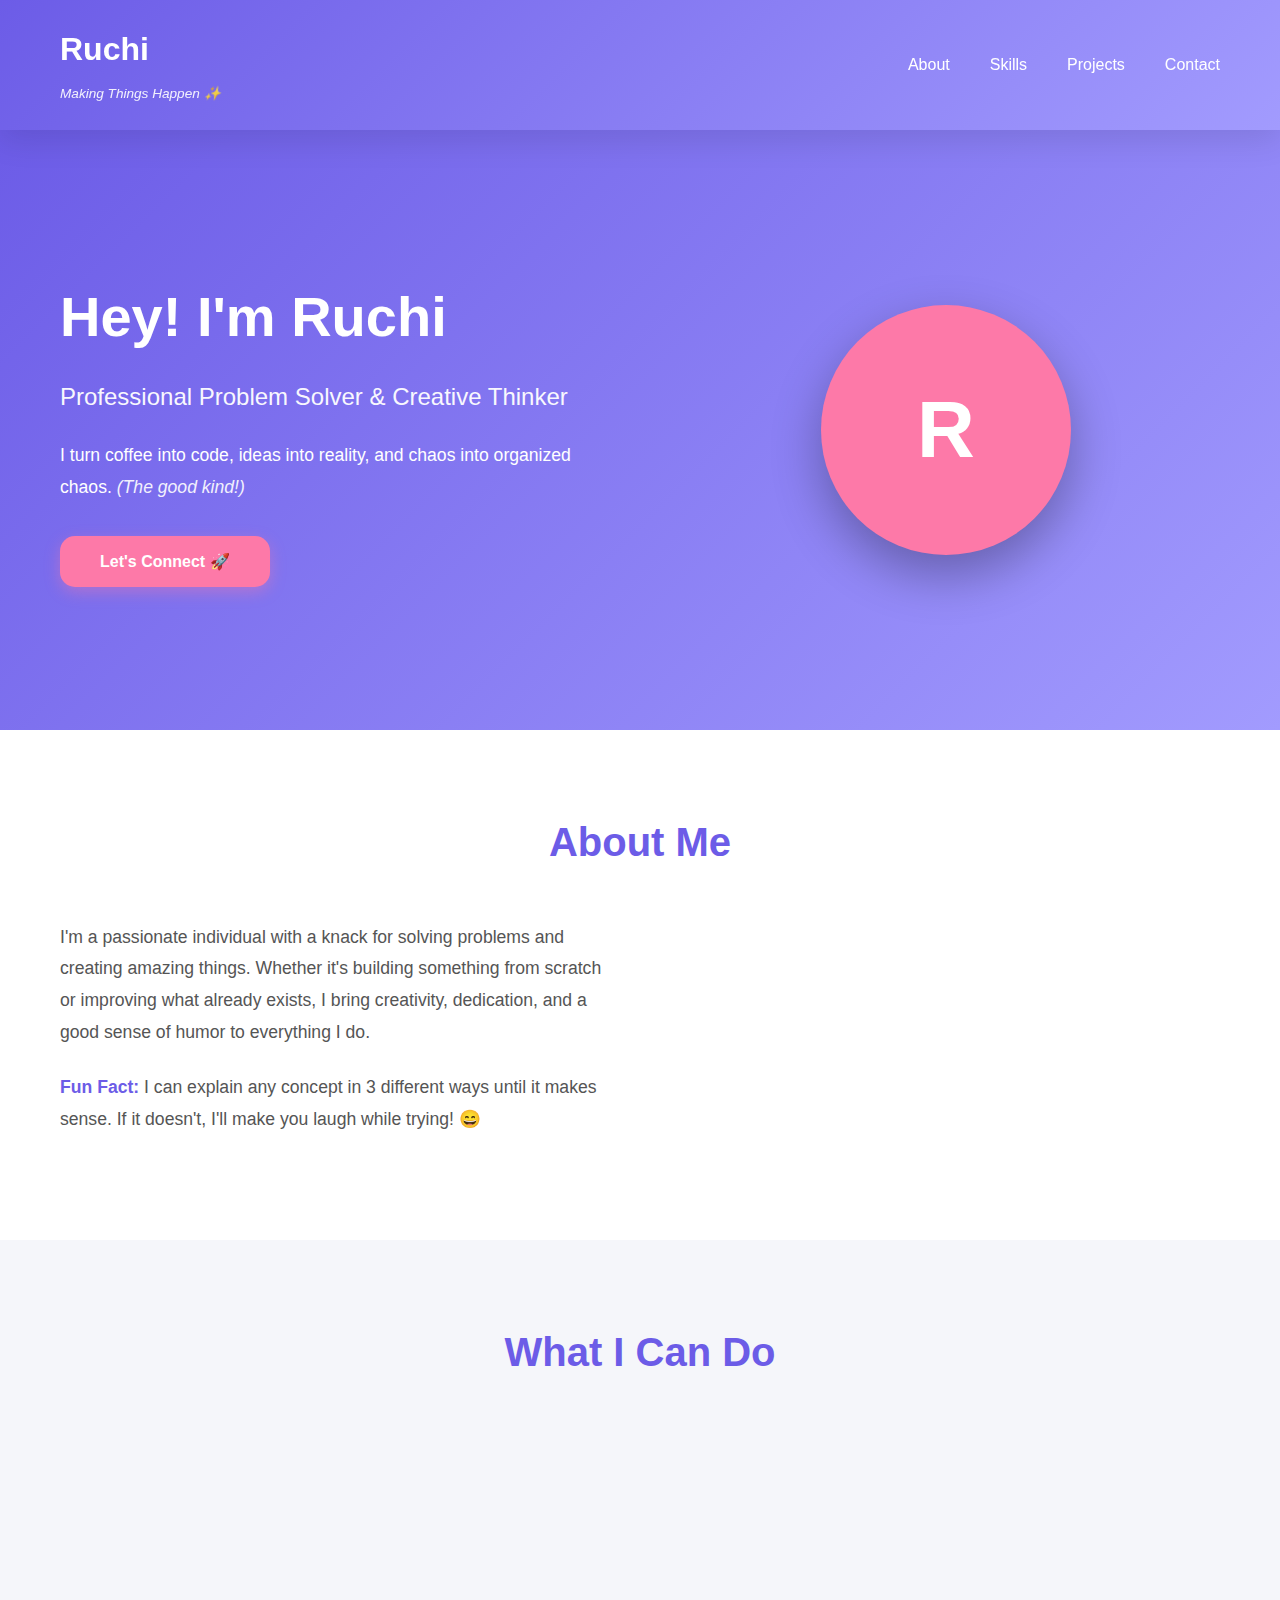
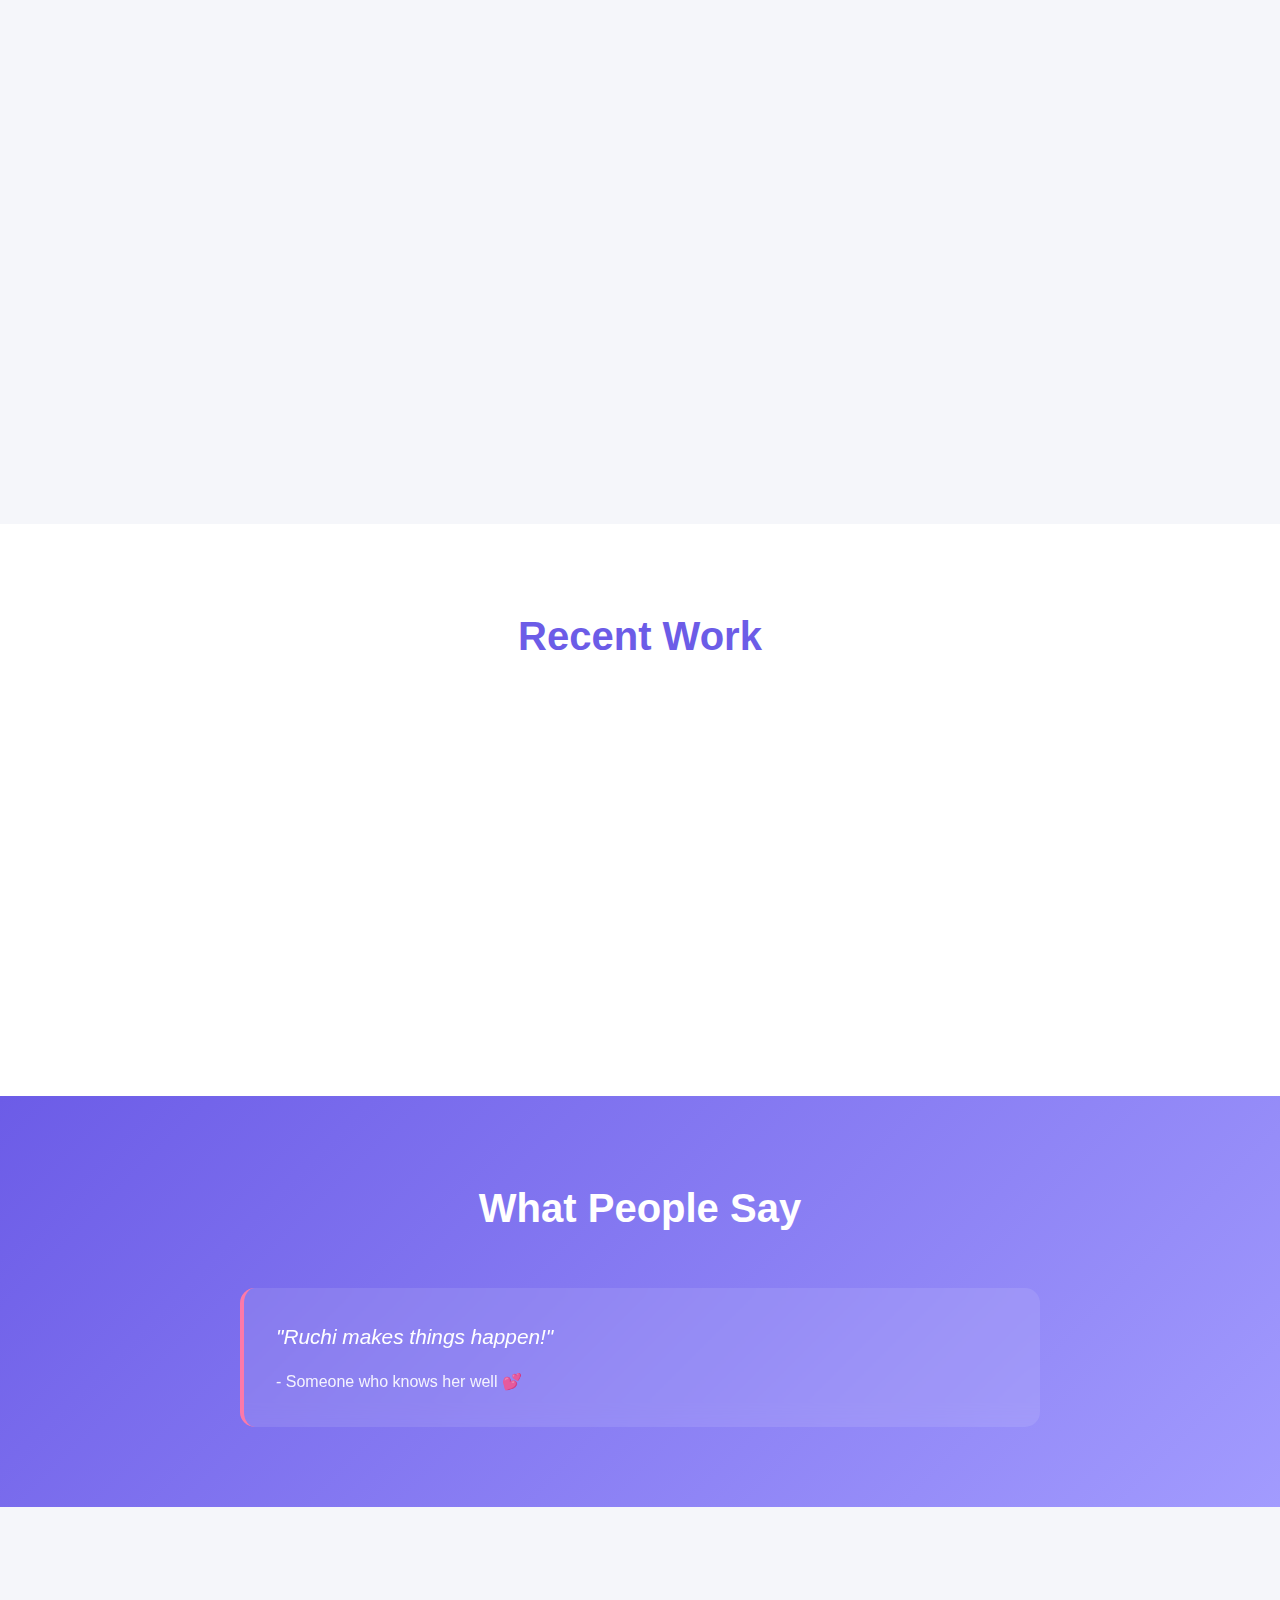
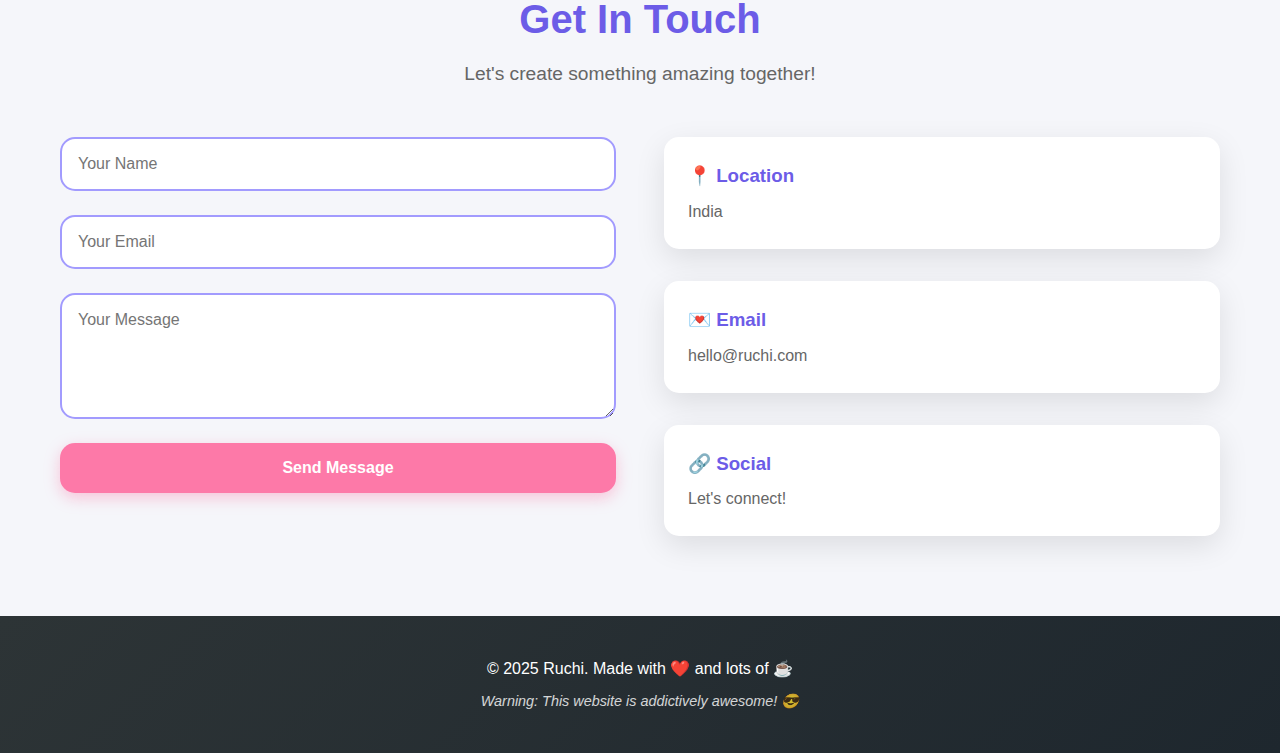
<file: index.html>
<!DOCTYPE html>
<html lang="en">
<head>
    <meta charset="UTF-8">
    <meta name="viewport" content="width=device-width, initial-scale=1.0">
    <title>Ruchi - The Creative Force</title>
    <link rel="stylesheet" href="styles.css">
</head>
<body>
    <!-- Navigation -->
    <nav class="navbar">
        <div class="container">
            <div class="logo">
                <h1>Ruchi</h1>
                <span class="tagline">Making Things Happen ✨</span>
            </div>
            <ul class="nav-links">
                <li><a href="#about">About</a></li>
                <li><a href="#skills">Skills</a></li>
                <li><a href="#projects">Projects</a></li>
                <li><a href="#contact">Contact</a></li>
            </ul>
        </div>
    </nav>

    <!-- Hero Section -->
    <section class="hero">
        <div class="container hero-content">
            <div class="hero-text">
                <h2>Hey! I'm Ruchi</h2>
                <p class="hero-subtitle">Professional Problem Solver & Creative Thinker</p>
                <p class="hero-description">
                    I turn coffee into code, ideas into reality, and chaos into organized chaos. 
                    <span class="joke">(The good kind!)</span>
                </p>
                <button class="cta-button" onclick="document.querySelector('#contact').scrollIntoView({behavior: 'smooth'})">
                    Let's Connect 🚀
                </button>
            </div>
            <div class="hero-image">
                <div class="avatar">R</div>
            </div>
        </div>
    </section>

    <!-- About Section -->
    <section id="about" class="about">
        <div class="container">
            <h2>About Me</h2>
            <div class="about-content">
                <div class="about-text">
                    <p>
                        I'm a passionate individual with a knack for solving problems and creating amazing things. 
                        Whether it's building something from scratch or improving what already exists, I bring creativity, 
                        dedication, and a good sense of humor to everything I do.
                    </p>
                    <p>
                        <strong>Fun Fact:</strong> I can explain any concept in 3 different ways until it makes sense. 
                        If it doesn't, I'll make you laugh while trying! 😄
                    </p>
                </div>
                <div class="fun-stats">
                    <div class="stat">
                        <h3>∞</h3>
                        <p>Ideas Generated</p>
                    </div>
                    <div class="stat">
                        <h3>100%</h3>
                        <p>Effort Always</p>
                    </div>
                    <div class="stat">
                        <h3>24/7</h3>
                        <p>Coffee Intake</p>
                    </div>
                </div>
            </div>
        </div>
    </section>

    <!-- Skills Section -->
    <section id="skills" class="skills">
        <div class="container">
            <h2>What I Can Do</h2>
            <div class="skills-grid">
                <div class="skill-card">
                    <div class="skill-icon">💡</div>
                    <h3>Creative Thinking</h3>
                    <p>Always thinking outside the box and bringing fresh perspectives to challenges</p>
                </div>
                <div class="skill-card">
                    <div class="skill-icon">🎯</div>
                    <h3>Problem Solving</h3>
                    <p>Breaking down complex issues and finding elegant solutions</p>
                </div>
                <div class="skill-card">
                    <div class="skill-icon">🤝</div>
                    <h3>Collaboration</h3>
                    <p>Working effectively with teams and bringing out the best in everyone</p>
                </div>
                <div class="skill-card">
                    <div class="skill-icon">⚡</div>
                    <h3>Fast Learner</h3>
                    <p>Quick to adapt and master new skills whenever needed</p>
                </div>
                <div class="skill-card">
                    <div class="skill-icon">📊</div>
                    <h3>Communication</h3>
                    <p>Explaining complex concepts in simple, understandable terms</p>
                </div>
                <div class="skill-card">
                    <div class="skill-icon">🎨</div>
                    <h3>Attention to Detail</h3>
                    <p>Making sure every detail is perfect and polished</p>
                </div>
            </div>
        </div>
    </section>

    <!-- Projects Section -->
    <section id="projects" class="projects">
        <div class="container">
            <h2>Recent Work</h2>
            <div class="projects-grid">
                <div class="project-card">
                    <div class="project-icon">🎬</div>
                    <h3>Creative Project #1</h3>
                    <p>Something amazing that I'm working on. Details coming soon! (Trust me, it's good!)</p>
                </div>
                <div class="project-card">
                    <div class="project-icon">🌟</div>
                    <h3>Awesome Initiative</h3>
                    <p>Making waves and creating impact in my own unique way</p>
                </div>
                <div class="project-card">
                    <div class="project-icon">🚀</div>
                    <h3>Epic Adventure</h3>
                    <p>Currently in progress - stay tuned for something extraordinary!</p>
                </div>
            </div>
        </div>
    </section>

    <!-- Testimonials Section -->
    <section class="testimonials">
        <div class="container">
            <h2>What People Say</h2>
            <div class="testimonial-container">
                <div class="testimonial">
                    <p>"Ruchi makes things happen!"</p>
                    <span class="author">- Someone who knows her well 💕</span>
                </div>
            </div>
        </div>
    </section>

    <!-- Contact Section -->
    <section id="contact" class="contact">
        <div class="container">
            <h2>Get In Touch</h2>
            <p class="contact-subtitle">Let's create something amazing together!</p>
            <div class="contact-content">
                <form class="contact-form" id="contactForm">
                    <input type="text" placeholder="Your Name" required>
                    <input type="email" placeholder="Your Email" required>
                    <textarea placeholder="Your Message" rows="5" required></textarea>
                    <button type="submit" class="cta-button">Send Message</button>
                </form>
                <div class="contact-info">
                    <div class="contact-item">
                        <h3>📍 Location</h3>
                        <p>India</p>
                    </div>
                    <div class="contact-item">
                        <h3>💌 Email</h3>
                        <p>hello@ruchi.com</p>
                    </div>
                    <div class="contact-item">
                        <h3>🔗 Social</h3>
                        <p>Let's connect!</p>
                    </div>
                </div>
            </div>
        </div>
    </section>

    <!-- Footer -->
    <footer class="footer">
        <div class="container">
            <p>&copy; 2025 Ruchi. Made with ❤️ and lots of ☕</p>
            <p class="footer-note">Warning: This website is addictively awesome! 😎</p>
        </div>
    </footer>

    <script src="script.js"></script>
</body>
</html>
</file>
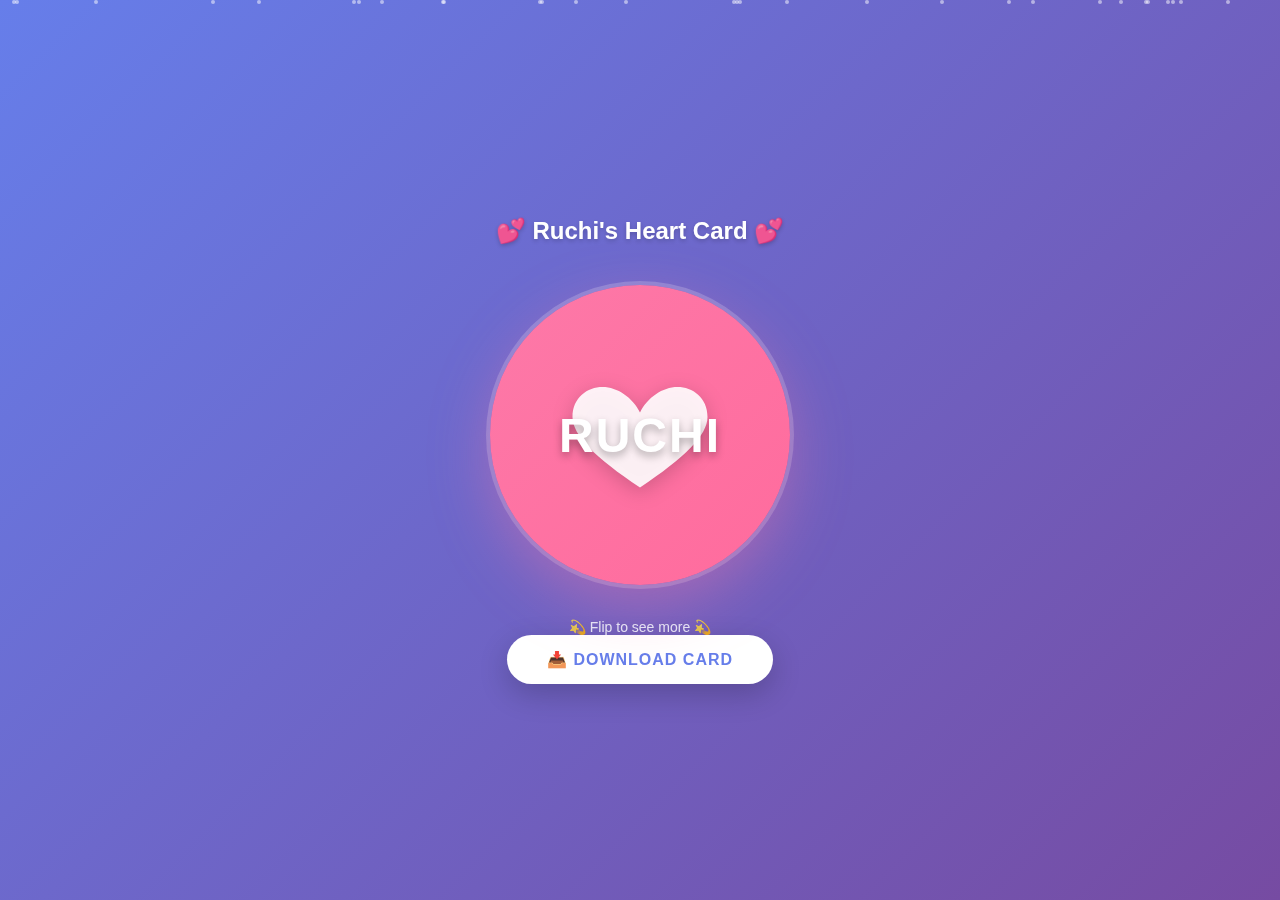
<file: heart-card.html>
<!DOCTYPE html>
<html lang="en">
<head>
    <meta charset="UTF-8">
    <meta name="viewport" content="width=device-width, initial-scale=1.0">
    <title>Ruchi - Heart Card</title>
    <style>
        * {
            margin: 0;
            padding: 0;
            box-sizing: border-box;
        }

        body {
            display: flex;
            justify-content: center;
            align-items: center;
            min-height: 100vh;
            background: linear-gradient(135deg, #667eea 0%, #764ba2 100%);
            font-family: 'Arial', sans-serif;
            padding: 20px;
        }

        .container {
            position: relative;
            width: 100%;
            max-width: 500px;
        }

        /* Heart Shape Card */
        .heart-card {
            position: relative;
            width: 300px;
            height: 300px;
            margin: 0 auto;
            cursor: pointer;
            perspective: 1000px;
        }

        .heart-card:hover .heart-inner {
            transform: rotateY(180deg);
        }

        .heart-inner {
            position: relative;
            width: 100%;
            height: 100%;
            transition: transform 0.8s cubic-bezier(0.68, -0.55, 0.265, 1.55);
            transform-style: preserve-3d;
        }

        .heart-front,
        .heart-back {
            position: absolute;
            width: 100%;
            height: 100%;
            backface-visibility: hidden;
        }

        .heart-front {
            display: flex;
            align-items: center;
            justify-content: center;
            background: linear-gradient(135deg, #fd79a8 0%, #ff6b9d 100%);
            border-radius: 50%;
            box-shadow: 0 20px 60px rgba(253, 121, 168, 0.4), 
                        0 0 0 4px rgba(255, 255, 255, 0.2);
        }

        .heart-back {
            transform: rotateY(180deg);
            display: flex;
            align-items: center;
            justify-content: center;
            background: linear-gradient(135deg, #6c5ce7 0%, #a29bfe 100%);
            border-radius: 50%;
            box-shadow: 0 20px 60px rgba(108, 92, 231, 0.4),
                        0 0 0 4px rgba(255, 255, 255, 0.2);
            padding: 30px;
            text-align: center;
        }

        /* Heart SVG Style */
        .heart-svg {
            width: 150px;
            height: 150px;
            filter: drop-shadow(0 5px 10px rgba(0, 0, 0, 0.2));
            animation: heartbeat 1.5s infinite;
        }

        @keyframes heartbeat {
            0%, 100% {
                transform: scale(1);
            }
            25% {
                transform: scale(1.1);
            }
            50% {
                transform: scale(1);
            }
        }

        /* Back Text */
        .heart-back-text {
            color: white;
            font-size: 16px;
            line-height: 1.6;
            font-weight: 500;
        }

        .heart-back-text h3 {
            font-size: 24px;
            margin-bottom: 15px;
            text-shadow: 0 2px 4px rgba(0, 0, 0, 0.2);
        }

        .heart-back-text p {
            opacity: 0.95;
            line-height: 1.8;
        }

        /* Name in Heart */
        .heart-name {
            position: absolute;
            top: 50%;
            left: 50%;
            transform: translate(-50%, -50%);
            color: white;
            font-size: 48px;
            font-weight: bold;
            text-shadow: 0 4px 8px rgba(0, 0, 0, 0.3);
            text-transform: uppercase;
            letter-spacing: 2px;
            z-index: 10;
            pointer-events: none;
        }

        /* Hover Text */
        .flip-hint {
            position: absolute;
            bottom: -50px;
            left: 50%;
            transform: translateX(-50%);
            color: white;
            font-size: 14px;
            text-align: center;
            opacity: 0.8;
            animation: bounce 2s infinite;
        }

        @keyframes bounce {
            0%, 100% {
                transform: translateX(-50%) translateY(0);
            }
            50% {
                transform: translateX(-50%) translateY(-10px);
            }
        }

        /* Floating Particles */
        .particles {
            position: fixed;
            top: 0;
            left: 0;
            width: 100%;
            height: 100%;
            pointer-events: none;
        }

        .particle {
            position: absolute;
            width: 4px;
            height: 4px;
            background: white;
            border-radius: 50%;
            opacity: 0.5;
            animation: float 20s infinite;
        }

        @keyframes float {
            0% {
                transform: translateY(100vh) rotate(0deg);
                opacity: 0;
            }
            10% {
                opacity: 1;
            }
            90% {
                opacity: 1;
            }
            100% {
                transform: translateY(-100vh) rotate(360deg);
                opacity: 0;
            }
        }

        /* Download Button */
        .download-btn {
            display: block;
            margin: 50px auto 0;
            padding: 15px 40px;
            background: white;
            color: #667eea;
            border: none;
            border-radius: 50px;
            font-size: 16px;
            font-weight: bold;
            cursor: pointer;
            box-shadow: 0 10px 30px rgba(0, 0, 0, 0.2);
            transition: all 0.3s ease;
            text-transform: uppercase;
            letter-spacing: 1px;
        }

        .download-btn:hover {
            transform: translateY(-3px);
            box-shadow: 0 15px 40px rgba(0, 0, 0, 0.3);
        }

        .download-btn:active {
            transform: translateY(-1px);
        }

        /* Title */
        .title {
            text-align: center;
            color: white;
            margin-bottom: 40px;
            font-size: 24px;
            font-weight: bold;
            text-shadow: 0 2px 4px rgba(0, 0, 0, 0.2);
        }

        @media (max-width: 480px) {
            .heart-card {
                width: 250px;
                height: 250px;
            }

            .heart-svg {
                width: 120px;
                height: 120px;
            }

            .heart-name {
                font-size: 36px;
            }

            .heart-back-text h3 {
                font-size: 18px;
            }

            .heart-back-text p {
                font-size: 12px;
            }
        }
    </style>
</head>
<body>
    <!-- Floating Particles -->
    <div class="particles" id="particles"></div>

    <!-- Main Container -->
    <div class="container">
        <h1 class="title">💕 Ruchi's Heart Card 💕</h1>

        <!-- Heart Card -->
        <div class="heart-card">
            <div class="heart-inner">
                <!-- Front Side -->
                <div class="heart-front">
                    <svg class="heart-svg" viewBox="0 0 100 100" xmlns="http://www.w3.org/2000/svg">
                        <path d="M50,85 C20,65 5,50 5,38 C5,25 15,18 25,18 C35,18 45,25 50,35 C55,25 65,18 75,18 C85,18 95,25 95,38 C95,50 80,65 50,85 Z" 
                              fill="white" opacity="0.9"/>
                    </svg>
                    <div class="heart-name">RUCHI</div>
                </div>

                <!-- Back Side -->
                <div class="heart-back">
                    <div class="heart-back-text">
                        <h3>💖 Ruchi 💖</h3>
                        <p>"She makes everything beautiful with her presence"</p>
                    </div>
                </div>
            </div>

            <div class="flip-hint">💫 Flip to see more 💫</div>
        </div>

        <button class="download-btn" onclick="downloadCard()">📥 Download Card</button>
    </div>

    <script>
        // Create floating particles
        function createParticles() {
            const particlesContainer = document.getElementById('particles');
            const particleCount = 30;

            for (let i = 0; i < particleCount; i++) {
                const particle = document.createElement('div');
                particle.className = 'particle';
                particle.style.left = Math.random() * 100 + '%';
                particle.style.animationDelay = Math.random() * 20 + 's';
                particle.style.animationDuration = (15 + Math.random() * 15) + 's';
                particlesContainer.appendChild(particle);
            }
        }

        createParticles();

        // Download card as image
        function downloadCard() {
            const card = document.querySelector('.heart-card');
            const canvas = document.createElement('canvas');
            const ctx = canvas.getContext('2d');
            
            canvas.width = 600;
            canvas.height = 600;
            
            // Background gradient
            const gradient = ctx.createLinearGradient(0, 0, 600, 600);
            gradient.addColorStop(0, '#fd79a8');
            gradient.addColorStop(1, '#ff6b9d');
            ctx.fillStyle = gradient;
            ctx.fillRect(0, 0, 600, 600);
            
            // Draw circle background
            ctx.fillStyle = 'rgba(255, 255, 255, 0.1)';
            ctx.beginPath();
            ctx.arc(300, 300, 150, 0, Math.PI * 2);
            ctx.fill();
            
            // Draw heart shape
            ctx.fillStyle = 'white';
            ctx.beginPath();
            const x = 300;
            const y = 280;
            const size = 80;
            
            // Heart shape path
            ctx.moveTo(x, y + size * 0.35);
            
            // Left side
            ctx.bezierCurveTo(
                x - size * 0.5, y - size * 0.3,
                x - size * 0.5, y - size * 0.7,
                x - size * 0.2, y - size * 0.7
            );
            
            // Left dome
            ctx.bezierCurveTo(
                x - size * 0.05, y - size * 0.9,
                x + size * 0.05, y - size * 0.9,
                x, y - size * 0.65
            );
            
            // Right dome
            ctx.bezierCurveTo(
                x + size * 0.05, y - size * 0.9,
                x + size * 0.05, y - size * 0.7,
                x + size * 0.2, y - size * 0.7
            );
            
            // Right side
            ctx.bezierCurveTo(
                x + size * 0.5, y - size * 0.7,
                x + size * 0.5, y - size * 0.3,
                x, y + size * 0.35
            );
            
            ctx.fill();
            
            // Draw name
            ctx.font = 'bold 60px Arial';
            ctx.fillStyle = 'white';
            ctx.textAlign = 'center';
            ctx.textBaseline = 'middle';
            ctx.shadowColor = 'rgba(0, 0, 0, 0.3)';
            ctx.shadowBlur = 10;
            ctx.shadowOffsetY = 4;
            ctx.fillText('RUCHI', 300, 320);
            
            // Download
            const link = document.createElement('a');
            link.href = canvas.toDataURL('image/png');
            link.download = 'ruchi-heart-card.png';
            link.click();
        }

        // Add click animation
        document.querySelector('.heart-card').addEventListener('click', function() {
            this.style.animation = 'pulse 0.6s';
            setTimeout(() => {
                this.style.animation = '';
            }, 600);
        });

        const style = document.createElement('style');
        style.textContent = `
            @keyframes pulse {
                0%, 100% {
                    transform: scale(1);
                }
                50% {
                    transform: scale(1.05);
                }
            }
        `;
        document.head.appendChild(style);
    </script>
</body>
</html>
</file>
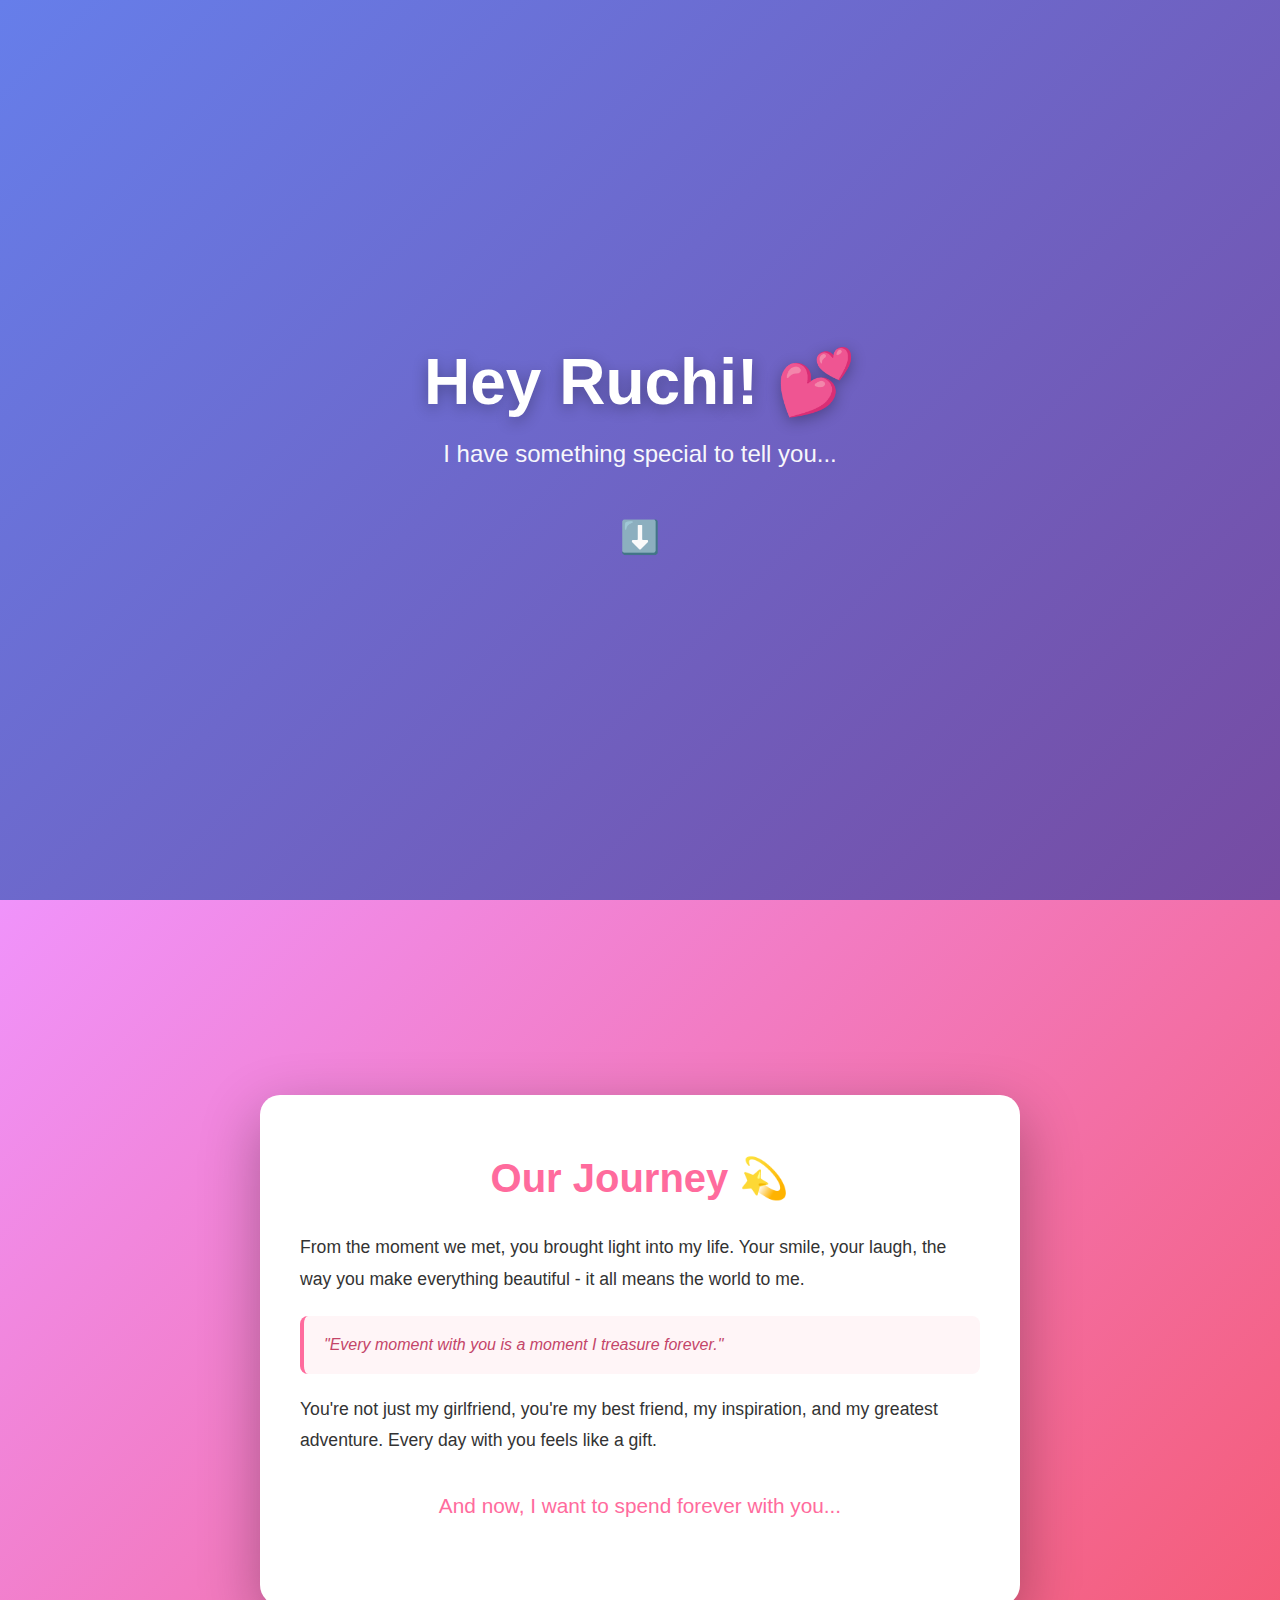
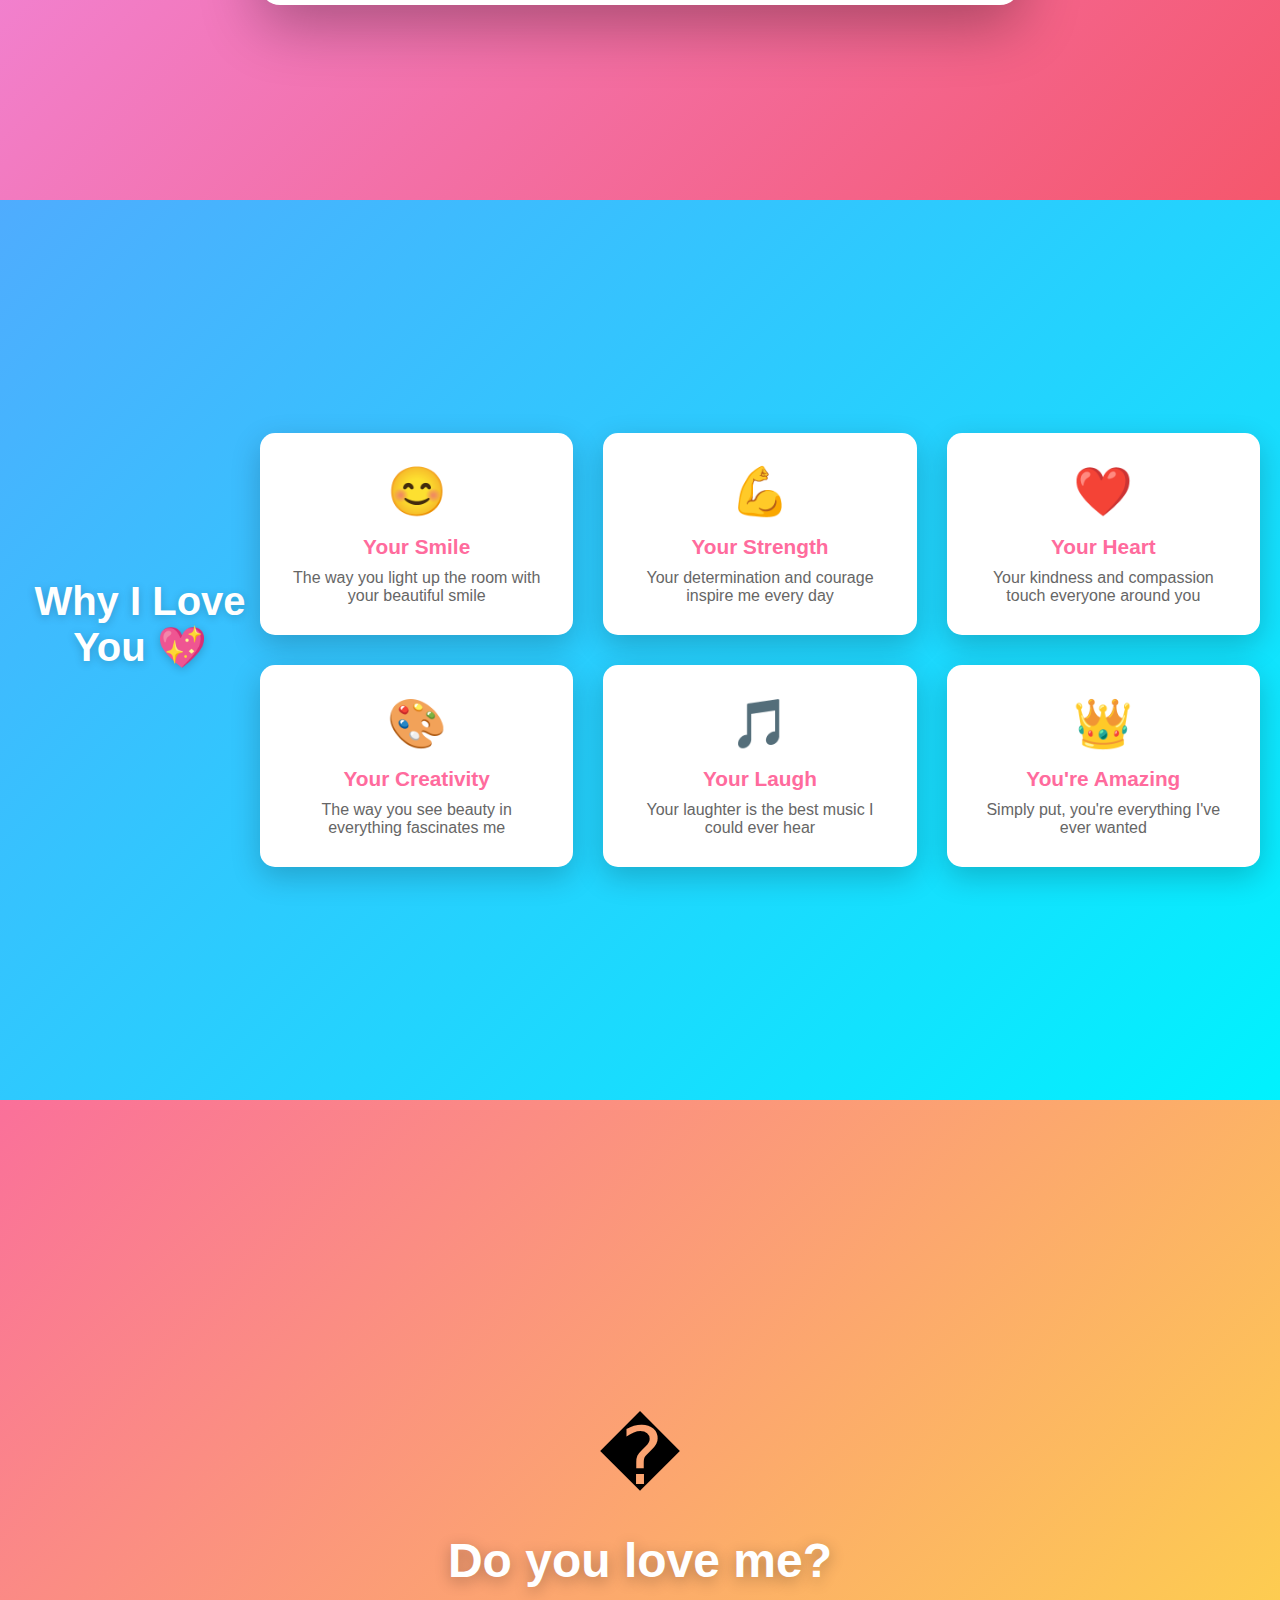
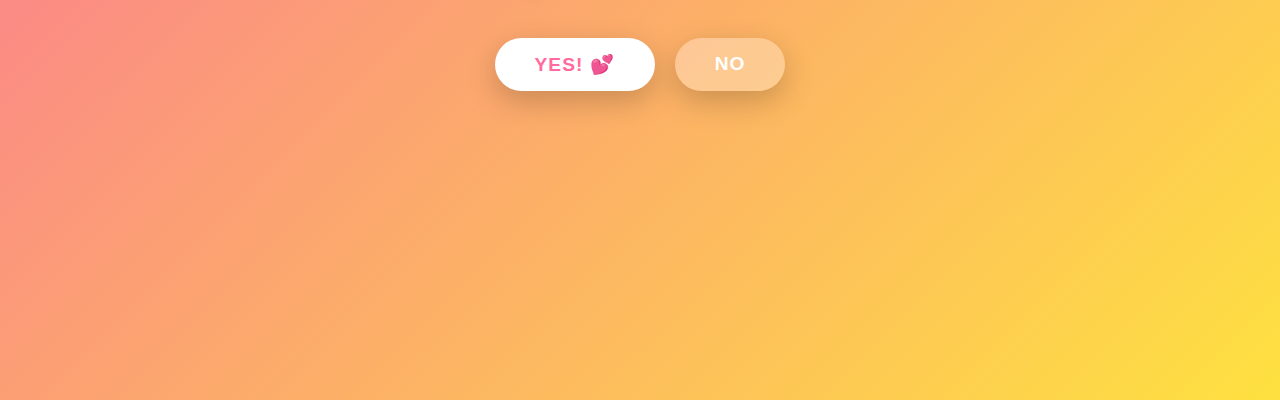
<file: proposal.html>
<!DOCTYPE html>
<html lang="en">
<head>
    <meta charset="UTF-8">
    <meta name="viewport" content="width=device-width, initial-scale=1.0">
    <title>A Special Message For Ruchi 💕</title>
    <style>
        * {
            margin: 0;
            padding: 0;
            box-sizing: border-box;
        }

        :root {
            --primary: #ff6b9d;
            --secondary: #c44569;
            --accent: #feca57;
            --dark: #2d3436;
            --light: #fff5f7;
        }

        html {
            scroll-behavior: smooth;
        }

        body {
            font-family: 'Segoe UI', Tahoma, Geneva, Verdana, sans-serif;
            background: linear-gradient(135deg, #667eea 0%, #764ba2 100%);
            min-height: 100vh;
            overflow-x: hidden;
        }

        /* Floating Hearts Background */
        .heart-background {
            position: fixed;
            top: 0;
            left: 0;
            width: 100%;
            height: 100%;
            pointer-events: none;
            z-index: 0;
        }

        .floating-heart {
            position: absolute;
            font-size: 2rem;
            opacity: 0.3;
            animation: float-up 8s infinite;
        }

        @keyframes float-up {
            0% {
                transform: translateY(100vh) rotate(0deg);
                opacity: 0;
            }
            10% {
                opacity: 0.3;
            }
            90% {
                opacity: 0.3;
            }
            100% {
                transform: translateY(-100vh) rotate(360deg);
                opacity: 0;
            }
        }

        /* Main Content */
        .container {
            position: relative;
            z-index: 1;
            max-width: 100%;
            min-height: 100vh;
        }

        /* Page 1 - Welcome */
        .page {
            min-height: 100vh;
            display: flex;
            align-items: center;
            justify-content: center;
            padding: 40px 20px;
        }

        .page1 {
            background: linear-gradient(135deg, #667eea 0%, #764ba2 100%);
        }

        .welcome-content {
            text-align: center;
            color: white;
            animation: fadeIn 1s ease;
        }

        .welcome-content h1 {
            font-size: 4rem;
            margin-bottom: 20px;
            text-shadow: 0 4px 15px rgba(0, 0, 0, 0.3);
            animation: scaleIn 0.8s ease;
        }

        .welcome-content p {
            font-size: 1.5rem;
            margin-bottom: 30px;
            opacity: 0.95;
            animation: fadeInUp 1s ease 0.3s both;
        }

        .scroll-hint {
            animation: bounce 2s infinite 1s;
            font-size: 2rem;
            margin-top: 50px;
        }

        @keyframes fadeIn {
            from { opacity: 0; }
            to { opacity: 1; }
        }

        @keyframes scaleIn {
            from { transform: scale(0.5); opacity: 0; }
            to { transform: scale(1); opacity: 1; }
        }

        @keyframes fadeInUp {
            from { transform: translateY(30px); opacity: 0; }
            to { transform: translateY(0); opacity: 1; }
        }

        @keyframes bounce {
            0%, 100% { transform: translateY(0); }
            50% { transform: translateY(-20px); }
        }

        /* Page 2 - Our Story */
        .page2 {
            background: linear-gradient(135deg, #f093fb 0%, #f5576c 100%);
        }

        .story-content {
            max-width: 800px;
            margin: 0 auto;
            background: white;
            padding: 60px 40px;
            border-radius: 20px;
            box-shadow: 0 20px 60px rgba(0, 0, 0, 0.3);
        }

        .story-content h2 {
            color: var(--primary);
            font-size: 2.5rem;
            margin-bottom: 30px;
            text-align: center;
        }

        .story-content p {
            color: #333;
            font-size: 1.1rem;
            line-height: 1.8;
            margin-bottom: 20px;
        }

        .story-highlight {
            background: var(--light);
            padding: 20px;
            border-left: 4px solid var(--primary);
            margin: 20px 0;
            border-radius: 8px;
            font-style: italic;
            color: var(--secondary);
        }

        /* Page 3 - Why I Love You */
        .page3 {
            background: linear-gradient(135deg, #4facfe 0%, #00f2fe 100%);
        }

        .reasons-grid {
            display: grid;
            grid-template-columns: repeat(auto-fit, minmax(250px, 1fr));
            gap: 30px;
            max-width: 1000px;
            margin: 0 auto;
        }

        .reason-card {
            background: white;
            padding: 30px;
            border-radius: 15px;
            text-align: center;
            box-shadow: 0 10px 30px rgba(0, 0, 0, 0.2);
            transition: transform 0.3s ease;
        }

        .reason-card:hover {
            transform: translateY(-10px);
        }

        .reason-icon {
            font-size: 3rem;
            margin-bottom: 15px;
        }

        .reason-card h3 {
            color: var(--primary);
            margin-bottom: 10px;
            font-size: 1.3rem;
        }

        .reason-card p {
            color: #666;
            font-size: 1rem;
        }

        .page3 h2 {
            color: white;
            font-size: 2.5rem;
            text-align: center;
            margin-bottom: 50px;
            text-shadow: 0 2px 10px rgba(0, 0, 0, 0.2);
        }

        /* Page 4 - The Question */
        .page4 {
            background: linear-gradient(135deg, #fa709a 0%, #fee140 100%);
        }

        .question-content {
            text-align: center;
            max-width: 600px;
            margin: 0 auto;
        }

        .question-content h2 {
            color: white;
            font-size: 3rem;
            margin-bottom: 50px;
            text-shadow: 0 4px 15px rgba(0, 0, 0, 0.3);
            animation: pulse 1s infinite;
        }

        @keyframes pulse {
            0%, 100% { transform: scale(1); }
            50% { transform: scale(1.05); }
        }

        .ring-emoji {
            font-size: 5rem;
            margin-bottom: 30px;
            animation: rotate 3s linear infinite;
        }

        @keyframes rotate {
            from { transform: rotate(0deg); }
            to { transform: rotate(360deg); }
        }

        .button-group {
            display: flex;
            gap: 20px;
            justify-content: center;
            margin-top: 40px;
        }

        .yes-btn, .no-btn {
            padding: 15px 40px;
            font-size: 1.2rem;
            border: none;
            border-radius: 50px;
            cursor: pointer;
            font-weight: bold;
            transition: all 0.3s ease;
            text-transform: uppercase;
            letter-spacing: 1px;
            box-shadow: 0 10px 30px rgba(0, 0, 0, 0.2);
        }

        .yes-btn {
            background: white;
            color: var(--primary);
        }

        .yes-btn:hover {
            transform: scale(1.1);
            box-shadow: 0 15px 40px rgba(0, 0, 0, 0.3);
        }

        .no-btn {
            background: rgba(255, 255, 255, 0.3);
            color: white;
        }

        .no-btn:hover {
            transform: translateX(20px);
        }

        /* Success Message */
        .success-page {
            display: none;
            background: linear-gradient(135deg, #667eea 0%, #764ba2 100%);
            text-align: center;
            color: white;
        }

        .success-page.active {
            display: flex;
        }

        .success-content {
            animation: scaleIn 0.8s ease;
        }

        .success-content h1 {
            font-size: 4rem;
            margin-bottom: 20px;
            text-shadow: 0 4px 15px rgba(0, 0, 0, 0.3);
        }

        .success-content p {
            font-size: 1.5rem;
            margin-bottom: 30px;
        }

        .confetti {
            position: fixed;
            pointer-events: none;
            z-index: 9999;
        }

        /* Mobile Optimizations */
        @media (max-width: 1024px) {
            .page {
                padding: 30px 15px;
            }

            .welcome-content h1 {
                font-size: 3rem;
            }

            .welcome-content p {
                font-size: 1.3rem;
            }

            .reason-card {
                min-height: 200px;
                display: flex;
                flex-direction: column;
                justify-content: center;
            }

            .story-content h2,
            .page3 h2 {
                font-size: 2.2rem;
            }
        }

        @media (max-width: 768px) {
            body {
                font-size: 14px;
            }

            .page {
                min-height: auto;
                padding: 60px 15px;
                margin-top: 0;
            }

            .welcome-content h1 {
                font-size: 2.2rem;
                margin-bottom: 15px;
            }

            .welcome-content p {
                font-size: 1.1rem;
                margin-bottom: 20px;
            }

            .scroll-hint {
                font-size: 1.5rem;
                margin-top: 30px;
            }

            .story-content {
                padding: 30px 15px;
                margin: 20px auto;
                border-radius: 15px;
            }

            .story-content h2 {
                font-size: 1.6rem;
                margin-bottom: 20px;
            }

            .story-content p {
                font-size: 1rem;
                line-height: 1.6;
            }

            .story-highlight {
                padding: 15px;
                font-size: 0.95rem;
                border-left: 3px solid var(--primary);
            }

            .reasons-grid {
                grid-template-columns: 1fr;
                gap: 15px;
                max-width: 100%;
            }

            .reason-card {
                padding: 20px;
            }

            .reason-icon {
                font-size: 2.5rem;
                margin-bottom: 10px;
            }

            .reason-card h3 {
                font-size: 1.1rem;
            }

            .reason-card p {
                font-size: 0.9rem;
            }

            .page3 h2 {
                font-size: 1.8rem;
                margin-bottom: 30px;
            }

            .question-content {
                max-width: 90%;
                padding: 20px;
            }

            .question-content h2 {
                font-size: 1.8rem;
                margin-bottom: 30px;
                line-height: 1.4;
            }

            .ring-emoji {
                font-size: 2.5rem;
                margin-bottom: 20px;
            }

            .button-group {
                flex-direction: column;
                gap: 12px;
                margin-top: 30px;
            }

            .yes-btn, .no-btn {
                width: 100%;
                padding: 12px 20px;
                font-size: 1rem;
                border-radius: 12px;
            }

            .yes-btn {
                padding: 14px 20px;
                font-size: 1.1rem;
            }

            .success-content h1 {
                font-size: 2.2rem;
            }

            .success-content p {
                font-size: 1.1rem;
                margin-bottom: 15px;
            }
        }

        @media (max-width: 480px) {
            .page {
                min-height: 100vh;
                padding: 40px 12px;
            }

            .welcome-content h1 {
                font-size: 1.8rem;
                margin-bottom: 10px;
            }

            .welcome-content p {
                font-size: 1rem;
                margin-bottom: 15px;
            }

            .scroll-hint {
                font-size: 1.3rem;
                margin-top: 25px;
            }

            .story-content {
                padding: 20px 12px;
                margin: 15px auto;
                border-radius: 12px;
                max-width: 100%;
            }

            .story-content h2 {
                font-size: 1.4rem;
                margin-bottom: 15px;
            }

            .story-content p {
                font-size: 0.95rem;
                line-height: 1.5;
                margin-bottom: 15px;
            }

            .story-highlight {
                padding: 12px;
                font-size: 0.9rem;
                margin: 15px 0;
            }

            .reasons-grid {
                grid-template-columns: 1fr;
                gap: 12px;
            }

            .reason-card {
                padding: 15px;
                min-height: auto;
            }

            .reason-icon {
                font-size: 2rem;
                margin-bottom: 8px;
            }

            .reason-card h3 {
                font-size: 1rem;
                margin-bottom: 8px;
            }

            .reason-card p {
                font-size: 0.85rem;
                line-height: 1.4;
            }

            .page3 h2 {
                font-size: 1.5rem;
                margin-bottom: 20px;
            }

            .question-content {
                max-width: 100%;
                padding: 15px;
            }

            .question-content h2 {
                font-size: 1.5rem;
                margin-bottom: 20px;
                line-height: 1.3;
            }

            .ring-emoji {
                font-size: 2rem;
                margin-bottom: 15px;
            }

            .button-group {
                gap: 10px;
                margin-top: 25px;
            }

            .yes-btn, .no-btn {
                padding: 11px 18px;
                font-size: 0.95rem;
                letter-spacing: 0.5px;
            }

            .yes-btn:hover {
                transform: scale(1.08);
            }

            .success-content h1 {
                font-size: 1.8rem;
                margin-bottom: 15px;
            }

            .success-content p {
                font-size: 1rem;
                margin-bottom: 10px;
            }

            .success-content p:nth-of-type(2) {
                font-size: 2.5rem;
                margin: 20px 0;
            }
        }

        /* Very small phones */
        @media (max-width: 380px) {
            .page {
                padding: 35px 10px;
            }

            .welcome-content h1 {
                font-size: 1.6rem;
            }

            .story-content {
                padding: 15px 10px;
            }

            .story-content h2 {
                font-size: 1.2rem;
            }

            .reason-card {
                padding: 12px;
            }

            .button-group {
                gap: 8px;
            }

            .yes-btn, .no-btn {
                padding: 10px 15px;
                font-size: 0.9rem;
            }
        }
    </style>
</head>
<body>
    <!-- Floating Hearts -->
    <div class="heart-background" id="heartBackground"></div>

    <!-- Container -->
    <div class="container">
        <!-- Page 1: Welcome -->
        <section class="page page1">
            <div class="welcome-content">
                <h1>Hey Ruchi! 💕</h1>
                <p>I have something special to tell you...</p>
                <div class="scroll-hint">⬇️</div>
            </div>
        </section>

        <!-- Page 2: Our Story -->
        <section class="page page2">
            <div style="max-width: 800px; margin: 0 auto; padding: 0 20px;">
                <div class="story-content">
                    <h2>Our Journey 💫</h2>
                    <p>
                        From the moment we met, you brought light into my life. Your smile, your laugh, 
                        the way you make everything beautiful - it all means the world to me.
                    </p>
                    <div class="story-highlight">
                        "Every moment with you is a moment I treasure forever."
                    </div>
                    <p>
                        You're not just my girlfriend, you're my best friend, my inspiration, 
                        and my greatest adventure. Every day with you feels like a gift.
                    </p>
                    <p style="text-align: center; margin-top: 30px; font-size: 1.3rem; color: var(--primary);">
                        And now, I want to spend forever with you...
                    </p>
                </div>
            </div>
        </section>

        <!-- Page 3: Why I Love You -->
        <section class="page page3">
            <h2>Why I Love You 💖</h2>
            <div class="reasons-grid">
                <div class="reason-card">
                    <div class="reason-icon">😊</div>
                    <h3>Your Smile</h3>
                    <p>The way you light up the room with your beautiful smile</p>
                </div>
                <div class="reason-card">
                    <div class="reason-icon">💪</div>
                    <h3>Your Strength</h3>
                    <p>Your determination and courage inspire me every day</p>
                </div>
                <div class="reason-card">
                    <div class="reason-icon">❤️</div>
                    <h3>Your Heart</h3>
                    <p>Your kindness and compassion touch everyone around you</p>
                </div>
                <div class="reason-card">
                    <div class="reason-icon">🎨</div>
                    <h3>Your Creativity</h3>
                    <p>The way you see beauty in everything fascinates me</p>
                </div>
                <div class="reason-card">
                    <div class="reason-icon">🎵</div>
                    <h3>Your Laugh</h3>
                    <p>Your laughter is the best music I could ever hear</p>
                </div>
                <div class="reason-card">
                    <div class="reason-icon">👑</div>
                    <h3>You're Amazing</h3>
                    <p>Simply put, you're everything I've ever wanted</p>
                </div>
            </div>
        </section>

        <!-- Page 4: The Question -->
        <section class="page page4">
            <div class="question-content">
                <div class="ring-emoji">�</div>
                <h2>Do you love me?</h2>
                <div class="button-group">
                    <button class="yes-btn" onclick="handleYes()">YES! 💕</button>
                    <button class="no-btn" onclick="handleNo()">No</button>
                </div>
            </div>
        </section>

        <!-- Success Page -->
        <section class="page success-page" id="successPage">
            <div class="success-content">
                <h1>You Said YES! 🎉</h1>
                <p>I love you so much, Ruchi! 💕</p>
                <p style="font-size: 3rem; margin: 30px 0;">�💕�</p>
                <p>You make me the happiest person in the world!</p>
            </div>
        </section>
    </div>

    <script>
        // Create floating hearts
        function createFloatingHearts() {
            const heartBg = document.getElementById('heartBackground');
            const hearts = ['💕', '❤️', '💖', '💗', '💝'];
            
            // Reduce number of hearts on mobile
            const heartCount = window.innerWidth < 768 ? 10 : 20;
            
            for (let i = 0; i < heartCount; i++) {
                const heart = document.createElement('div');
                heart.className = 'floating-heart';
                heart.textContent = hearts[Math.floor(Math.random() * hearts.length)];
                heart.style.left = Math.random() * 100 + '%';
                heart.style.animationDelay = Math.random() * 5 + 's';
                heart.style.animationDuration = (8 + Math.random() * 5) + 's';
                heartBg.appendChild(heart);
            }
        }

        createFloatingHearts();

        // Handle Yes Button
        function handleYes() {
            const currentPage = document.querySelector('.page4');
            currentPage.style.display = 'none';
            
            const successPage = document.getElementById('successPage');
            successPage.classList.add('active');
            successPage.scrollIntoView({ behavior: 'smooth' });
            
            // Create confetti
            createConfetti();
            
            // Play celebration sound
            playSuccess();
        }

        // Handle No Button - runs away on mobile too
        function handleNo() {
            const noBtn = event.target;
            const randomX = (Math.random() - 0.5) * 150;
            const randomY = (Math.random() - 0.5) * 150;
            
            noBtn.style.position = 'fixed';
            noBtn.style.left = (event.clientX + randomX) + 'px';
            noBtn.style.top = (event.clientY + randomY) + 'px';
            noBtn.style.zIndex = '100';
        }

        // Confetti
        function createConfetti() {
            const confettiPieces = window.innerWidth < 768 ? 30 : 50;
            for (let i = 0; i < confettiPieces; i++) {
                const confetti = document.createElement('div');
                confetti.className = 'confetti';
                const emoji = ['🎉', '💕', '�', '✨', '🎊', '�'];
                confetti.textContent = emoji[Math.floor(Math.random() * emoji.length)];
                confetti.style.fontSize = (Math.random() * 25 + 15) + 'px';
                confetti.style.left = Math.random() * 100 + '%';
                confetti.style.top = '-50px';
                confetti.style.animation = `fall ${2 + Math.random() * 2}s linear forwards`;
                document.body.appendChild(confetti);
                
                setTimeout(() => confetti.remove(), 4000);
            }
        }

        // Add fall animation
        const style = document.createElement('style');
        style.textContent = `
            @keyframes fall {
                to {
                    transform: translateY(${window.innerHeight + 100}px) rotate(360deg);
                    opacity: 0;
                }
            }
        `;
        document.head.appendChild(style);

        // Play success sound
        function playSuccess() {
            try {
                const audioContext = new (window.AudioContext || window.webkitAudioContext)();
                const notes = [523.25, 659.25, 783.99]; // Do, Mi, Sol
                
                notes.forEach((freq, index) => {
                    setTimeout(() => {
                        const osc = audioContext.createOscillator();
                        const gain = audioContext.createGain();
                        
                        osc.connect(gain);
                        gain.connect(audioContext.destination);
                        
                        osc.frequency.value = freq;
                        gain.gain.setValueAtTime(0.3, audioContext.currentTime);
                        gain.gain.exponentialRampToValueAtTime(0.01, audioContext.currentTime + 0.3);
                        
                        osc.start(audioContext.currentTime);
                        osc.stop(audioContext.currentTime + 0.3);
                    }, index * 150);
                });
            } catch (e) {
                console.log('Audio context not available');
            }
        }

        // Smooth scroll for mobile and desktop
        let currentSection = 0;
        const sections = document.querySelectorAll('.page');
        let lastWheelTime = 0;

        window.addEventListener('wheel', (e) => {
            const now = Date.now();
            if (now - lastWheelTime < 1000) return; // Prevent rapid scrolling
            lastWheelTime = now;

            if (e.deltaY > 0 && currentSection < sections.length - 1) {
                currentSection++;
                sections[currentSection].scrollIntoView({ behavior: 'smooth' });
            } else if (e.deltaY < 0 && currentSection > 0) {
                currentSection--;
                sections[currentSection].scrollIntoView({ behavior: 'smooth' });
            }
        }, { passive: true });

        // Prevent zoom on double tap for mobile
        let lastTouchEnd = 0;
        document.addEventListener('touchend', function(event) {
            const now = Date.now();
            if (now - lastTouchEnd <= 300) {
                event.preventDefault();
            }
            lastTouchEnd = now;
        }, false);

        // Prevent scrolling on "No" button area
        document.addEventListener('touchmove', function(e) {
            if (e.target.classList.contains('no-btn')) {
                e.preventDefault();
            }
        }, { passive: false });
    </script>
</body>
</html>
</file>
<file: styles.css>
/* Global Styles */
* {
    margin: 0;
    padding: 0;
    box-sizing: border-box;
}

:root {
    --primary-color: #6c5ce7;
    --secondary-color: #a29bfe;
    --accent-color: #fd79a8;
    --dark-color: #2d3436;
    --light-color: #f5f6fa;
    --white: #ffffff;
    --text-color: #2d3436;
    --border-radius: 15px;
    --box-shadow: 0 10px 30px rgba(0, 0, 0, 0.1);
}

html {
    scroll-behavior: smooth;
}

body {
    font-family: 'Segoe UI', Tahoma, Geneva, Verdana, sans-serif;
    line-height: 1.6;
    color: var(--text-color);
    background-color: var(--light-color);
}

.container {
    max-width: 1200px;
    margin: 0 auto;
    padding: 0 20px;
}

/* Navigation */
.navbar {
    background: linear-gradient(135deg, var(--primary-color) 0%, var(--secondary-color) 100%);
    color: white;
    padding: 1.5rem 0;
    position: sticky;
    top: 0;
    z-index: 100;
    box-shadow: var(--box-shadow);
}

.navbar .container {
    display: flex;
    justify-content: space-between;
    align-items: center;
}

.logo h1 {
    font-size: 2rem;
    font-weight: bold;
    margin-bottom: 0.3rem;
}

.tagline {
    font-size: 0.85rem;
    opacity: 0.9;
    font-style: italic;
}

.nav-links {
    list-style: none;
    display: flex;
    gap: 2.5rem;
}

.nav-links a {
    color: white;
    text-decoration: none;
    font-weight: 500;
    transition: opacity 0.3s ease;
    position: relative;
}

.nav-links a:hover {
    opacity: 0.8;
}

.nav-links a::after {
    content: '';
    position: absolute;
    bottom: -5px;
    left: 0;
    width: 0;
    height: 2px;
    background: var(--accent-color);
    transition: width 0.3s ease;
}

.nav-links a:hover::after {
    width: 100%;
}

/* Hero Section */
.hero {
    background: linear-gradient(135deg, var(--primary-color) 0%, var(--secondary-color) 100%);
    color: white;
    padding: 6rem 0;
    min-height: 600px;
    display: flex;
    align-items: center;
}

.hero-content {
    display: grid;
    grid-template-columns: 1fr 1fr;
    gap: 4rem;
    align-items: center;
}

.hero-text h2 {
    font-size: 3.5rem;
    margin-bottom: 1rem;
    animation: fadeInUp 0.8s ease;
}

.hero-subtitle {
    font-size: 1.5rem;
    margin-bottom: 1.5rem;
    opacity: 0.95;
}

.hero-description {
    font-size: 1.1rem;
    margin-bottom: 2rem;
    line-height: 1.8;
}

.joke {
    font-style: italic;
    opacity: 0.9;
}

.hero-image {
    display: flex;
    justify-content: center;
    align-items: center;
}

.avatar {
    width: 250px;
    height: 250px;
    border-radius: 50%;
    background: var(--accent-color);
    display: flex;
    align-items: center;
    justify-content: center;
    font-size: 5rem;
    font-weight: bold;
    color: white;
    box-shadow: 0 20px 50px rgba(0, 0, 0, 0.3);
    animation: float 3s ease-in-out infinite;
}

@keyframes float {
    0%, 100% {
        transform: translateY(0px);
    }
    50% {
        transform: translateY(-20px);
    }
}

@keyframes fadeInUp {
    from {
        opacity: 0;
        transform: translateY(30px);
    }
    to {
        opacity: 1;
        transform: translateY(0);
    }
}

.cta-button {
    background: var(--accent-color);
    color: white;
    border: none;
    padding: 1rem 2.5rem;
    font-size: 1rem;
    border-radius: var(--border-radius);
    cursor: pointer;
    font-weight: bold;
    transition: all 0.3s ease;
    box-shadow: 0 5px 15px rgba(253, 121, 168, 0.4);
}

.cta-button:hover {
    transform: translateY(-3px);
    box-shadow: 0 10px 25px rgba(253, 121, 168, 0.6);
}

.cta-button:active {
    transform: translateY(-1px);
}

/* About Section */
.about {
    padding: 5rem 0;
    background: white;
}

.about h2 {
    font-size: 2.5rem;
    text-align: center;
    margin-bottom: 3rem;
    color: var(--primary-color);
}

.about-content {
    display: grid;
    grid-template-columns: 1fr 1fr;
    gap: 3rem;
    align-items: center;
}

.about-text p {
    margin-bottom: 1.5rem;
    font-size: 1.1rem;
    line-height: 1.8;
    color: #555;
}

.about-text strong {
    color: var(--primary-color);
}

.fun-stats {
    display: grid;
    grid-template-columns: repeat(3, 1fr);
    gap: 2rem;
}

.stat {
    background: linear-gradient(135deg, var(--primary-color) 0%, var(--secondary-color) 100%);
    color: white;
    padding: 2rem;
    border-radius: var(--border-radius);
    text-align: center;
    box-shadow: var(--box-shadow);
    transition: transform 0.3s ease;
}

.stat:hover {
    transform: translateY(-10px);
}

.stat h3 {
    font-size: 2.5rem;
    margin-bottom: 0.5rem;
}

.stat p {
    font-size: 0.95rem;
}

/* Skills Section */
.skills {
    padding: 5rem 0;
    background: var(--light-color);
}

.skills h2 {
    font-size: 2.5rem;
    text-align: center;
    margin-bottom: 3rem;
    color: var(--primary-color);
}

.skills-grid {
    display: grid;
    grid-template-columns: repeat(auto-fit, minmax(300px, 1fr));
    gap: 2rem;
}

.skill-card {
    background: white;
    padding: 2.5rem;
    border-radius: var(--border-radius);
    text-align: center;
    box-shadow: var(--box-shadow);
    transition: all 0.3s ease;
    border-top: 4px solid var(--primary-color);
}

.skill-card:hover {
    transform: translateY(-10px);
    box-shadow: 0 15px 40px rgba(0, 0, 0, 0.15);
}

.skill-icon {
    font-size: 3rem;
    margin-bottom: 1rem;
}

.skill-card h3 {
    color: var(--primary-color);
    margin-bottom: 1rem;
    font-size: 1.3rem;
}

.skill-card p {
    color: #666;
    line-height: 1.6;
}

/* Projects Section */
.projects {
    padding: 5rem 0;
    background: white;
}

.projects h2 {
    font-size: 2.5rem;
    text-align: center;
    margin-bottom: 3rem;
    color: var(--primary-color);
}

.projects-grid {
    display: grid;
    grid-template-columns: repeat(auto-fit, minmax(280px, 1fr));
    gap: 2rem;
}

.project-card {
    background: linear-gradient(135deg, var(--light-color) 0%, white 100%);
    padding: 2.5rem;
    border-radius: var(--border-radius);
    text-align: center;
    border: 2px solid var(--secondary-color);
    transition: all 0.3s ease;
}

.project-card:hover {
    transform: translateY(-10px);
    box-shadow: var(--box-shadow);
    border-color: var(--primary-color);
}

.project-icon {
    font-size: 3rem;
    margin-bottom: 1rem;
}

.project-card h3 {
    color: var(--primary-color);
    margin-bottom: 1rem;
    font-size: 1.2rem;
}

.project-card p {
    color: #666;
    line-height: 1.6;
}

/* Testimonials Section */
.testimonials {
    padding: 5rem 0;
    background: linear-gradient(135deg, var(--primary-color) 0%, var(--secondary-color) 100%);
    color: white;
}

.testimonials h2 {
    font-size: 2.5rem;
    text-align: center;
    margin-bottom: 3rem;
}

.testimonial-container {
    max-width: 800px;
    margin: 0 auto;
}

.testimonial {
    background: rgba(255, 255, 255, 0.1);
    padding: 2rem;
    border-radius: var(--border-radius);
    border-left: 4px solid var(--accent-color);
    backdrop-filter: blur(10px);
}

.testimonial p {
    font-size: 1.3rem;
    margin-bottom: 1rem;
    font-style: italic;
}

.author {
    font-size: 1rem;
    opacity: 0.9;
}

/* Contact Section */
.contact {
    padding: 5rem 0;
    background: var(--light-color);
}

.contact h2 {
    font-size: 2.5rem;
    text-align: center;
    margin-bottom: 0.5rem;
    color: var(--primary-color);
}

.contact-subtitle {
    text-align: center;
    font-size: 1.2rem;
    color: #666;
    margin-bottom: 3rem;
}

.contact-content {
    display: grid;
    grid-template-columns: 1fr 1fr;
    gap: 3rem;
}

.contact-form {
    display: flex;
    flex-direction: column;
    gap: 1.5rem;
}

.contact-form input,
.contact-form textarea {
    padding: 1rem;
    border: 2px solid var(--secondary-color);
    border-radius: var(--border-radius);
    font-family: inherit;
    font-size: 1rem;
    transition: border-color 0.3s ease;
}

.contact-form input:focus,
.contact-form textarea:focus {
    outline: none;
    border-color: var(--primary-color);
    box-shadow: 0 0 0 3px rgba(108, 92, 231, 0.1);
}

.contact-info {
    display: flex;
    flex-direction: column;
    gap: 2rem;
}

.contact-item {
    background: white;
    padding: 1.5rem;
    border-radius: var(--border-radius);
    box-shadow: var(--box-shadow);
}

.contact-item h3 {
    color: var(--primary-color);
    margin-bottom: 0.5rem;
}

.contact-item p {
    color: #666;
}

/* Footer */
.footer {
    background: linear-gradient(135deg, var(--dark-color) 0%, #1e272e 100%);
    color: white;
    text-align: center;
    padding: 2rem 0;
}

.footer p {
    margin: 0.5rem 0;
}

.footer-note {
    font-size: 0.9rem;
    opacity: 0.8;
    font-style: italic;
}

/* Responsive Design */
@media (max-width: 768px) {
    .nav-links {
        gap: 1.5rem;
        font-size: 0.9rem;
    }

    .hero-content {
        grid-template-columns: 1fr;
        gap: 2rem;
        padding: 2rem 0;
    }

    .hero-text h2 {
        font-size: 2.5rem;
    }

    .hero-subtitle {
        font-size: 1.2rem;
    }

    .avatar {
        width: 200px;
        height: 200px;
        font-size: 4rem;
    }

    .about-content,
    .contact-content {
        grid-template-columns: 1fr;
    }

    .fun-stats {
        grid-template-columns: repeat(2, 1fr);
    }

    .hero {
        padding: 3rem 0;
        min-height: auto;
    }

    .skills h2,
    .projects h2,
    .about h2,
    .contact h2 {
        font-size: 2rem;
    }

    .skills-grid,
    .projects-grid {
        grid-template-columns: 1fr;
    }

    .stat {
        padding: 1.5rem;
    }

    .stat h3 {
        font-size: 2rem;
    }
}

@media (max-width: 480px) {
    .nav-links {
        gap: 1rem;
        font-size: 0.85rem;
    }

    .logo h1 {
        font-size: 1.5rem;
    }

    .hero-text h2 {
        font-size: 2rem;
    }

    .hero-subtitle {
        font-size: 1rem;
    }

    .avatar {
        width: 150px;
        height: 150px;
        font-size: 3rem;
    }

    .fun-stats {
        grid-template-columns: 1fr;
    }

    .cta-button {
        padding: 0.8rem 2rem;
        font-size: 0.9rem;
    }
}
</file>
